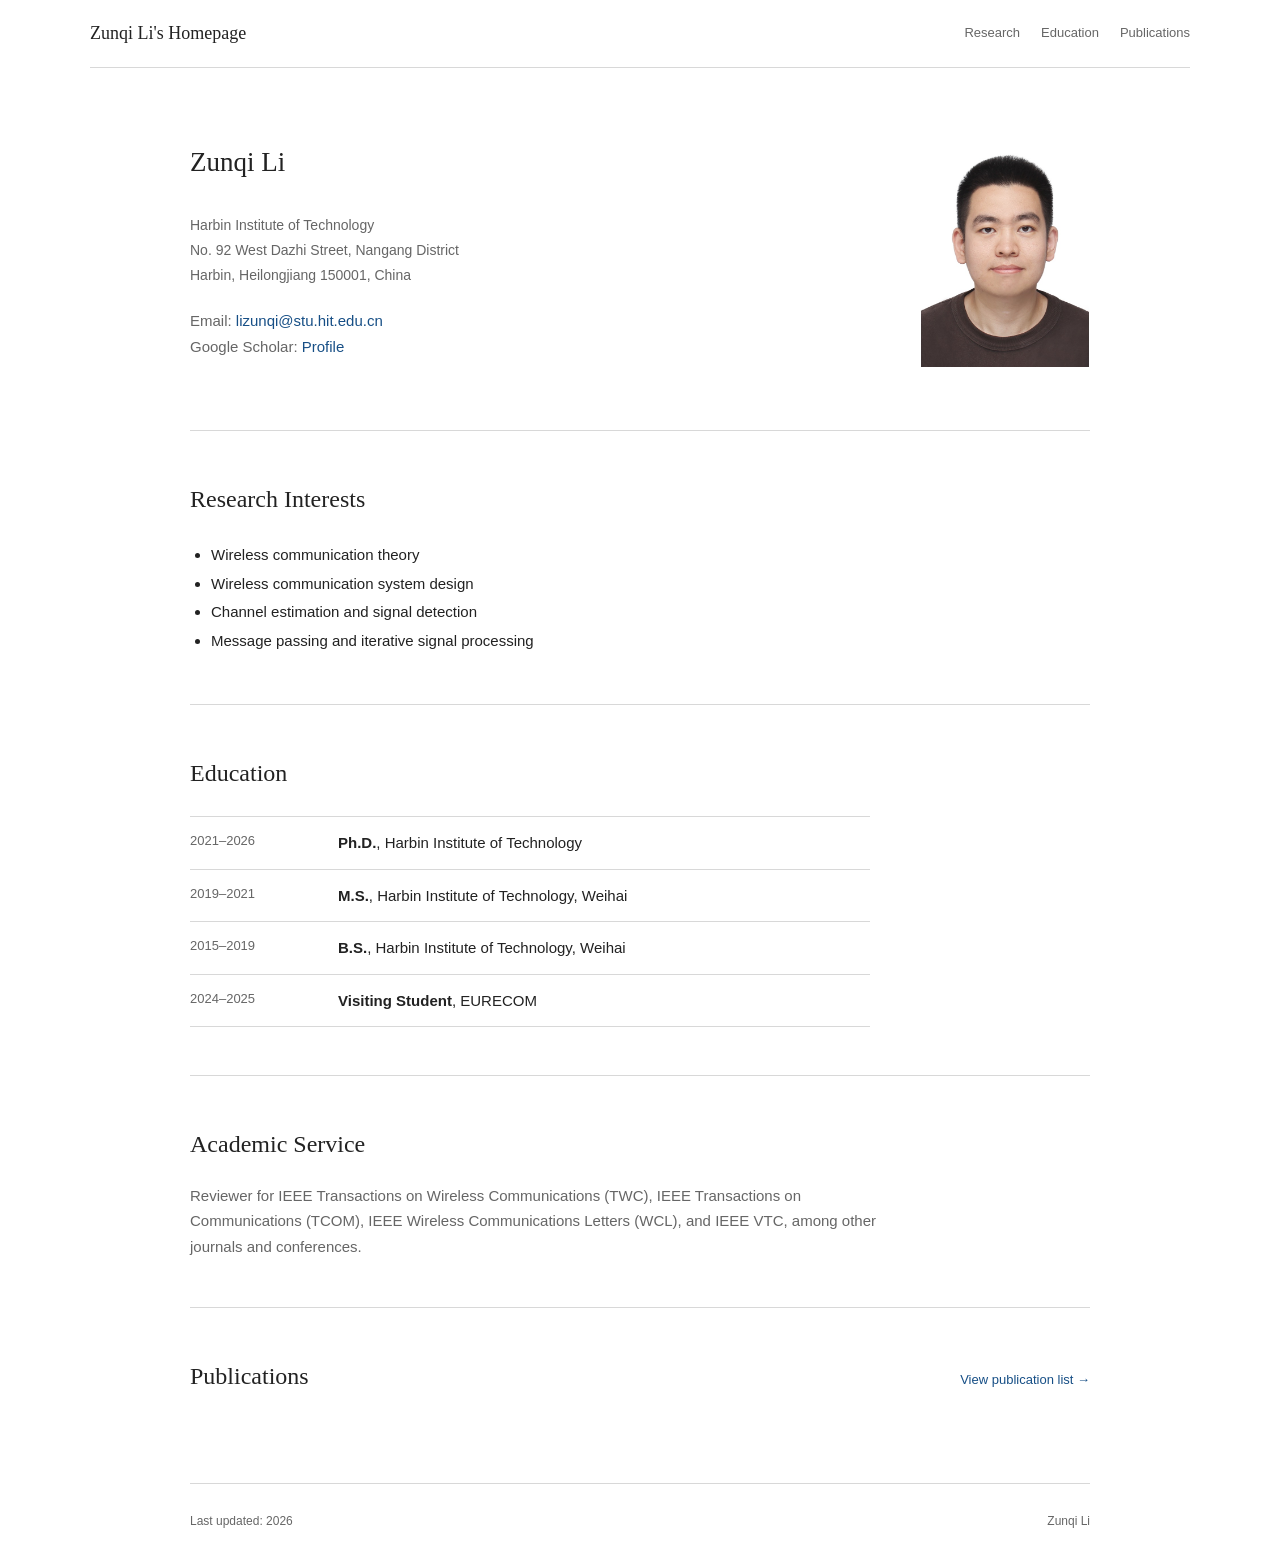
<file: index.html>
<!doctype html>
<html lang="en">
  <head>
    <meta charset="UTF-8" />
    <meta name="viewport" content="width=device-width, initial-scale=1.0" />
    <meta name="description" content="Zunqi Li's academic homepage, research and publications." />
    <title>Zunqi Li · Homepage</title>
    <link rel="stylesheet" href="home.css" />
    <script data-goatcounter="https://zunqiq.goatcounter.com/count" async src="https://gc.zgo.at/count.js"></script>
  </head>
  <body>
    <header class="site-header">
      <a class="site-title" href="index.html">Zunqi Li's Homepage</a>
      <nav aria-label="Primary navigation">
        <a href="#research">Research</a>
        <a href="#education">Education</a>
        <a href="publications.html">Publications</a>
      </nav>
    </header>

    <main class="page-wrap">
      <section class="intro-section">
        <div class="intro-copy">
          <h2 class="profile-name">Zunqi Li</h2>
          <address class="contact-address">Harbin Institute of Technology<br />No. 92 West Dazhi Street, Nangang District<br />Harbin, Heilongjiang 150001, China</address>
          <p class="contact-line">Email: <a href="mailto:lizunqi@stu.hit.edu.cn">lizunqi@stu.hit.edu.cn</a><br />Google Scholar: <a href="https://scholar.google.com/citations?user=C0bjvfYAAAAJ&amp;hl=zh-CN" target="_blank" rel="noreferrer">Profile</a></p>
        </div>
        <figure class="profile-photo"><img src="profile.jpg" alt="Portrait of Zunqi Li" /></figure>
      </section>

      <section id="research" class="content-section">
        <h2>Research Interests</h2>
        <ul class="plain-list">
          <li>Wireless communication theory</li>
          <li>Wireless communication system design</li>
          <li>Channel estimation and signal detection</li>
          <li>Message passing and iterative signal processing</li>
        </ul>
      </section>

      <section id="education" class="content-section">
        <h2>Education</h2>
        <div class="timeline-list">
          <div class="timeline-item"><time>2021–2026</time><p><strong>Ph.D.</strong>, Harbin Institute of Technology</p></div>
          <div class="timeline-item"><time>2019–2021</time><p><strong>M.S.</strong>, Harbin Institute of Technology, Weihai</p></div>
          <div class="timeline-item"><time>2015–2019</time><p><strong>B.S.</strong>, Harbin Institute of Technology, Weihai</p></div>
          <div class="timeline-item"><time>2024–2025</time><p><strong>Visiting Student</strong>, EURECOM</p></div>
        </div>
      </section>

      <section class="content-section">
        <h2>Academic Service</h2>
        <p class="section-note">Reviewer for IEEE Transactions on Wireless Communications (TWC), IEEE Transactions on Communications (TCOM), IEEE Wireless Communications Letters (WCL), and IEEE VTC, among other journals and conferences.</p>
      </section>

      <section class="content-section publication-entry">
        <div class="section-heading"><h2>Publications</h2><a href="publications.html">View publication list →</a></div>
      </section>
    </main>

    <footer class="site-footer"><span>Last updated: 2026</span><span>Zunqi Li</span></footer>
  </body>
</html>
</file>
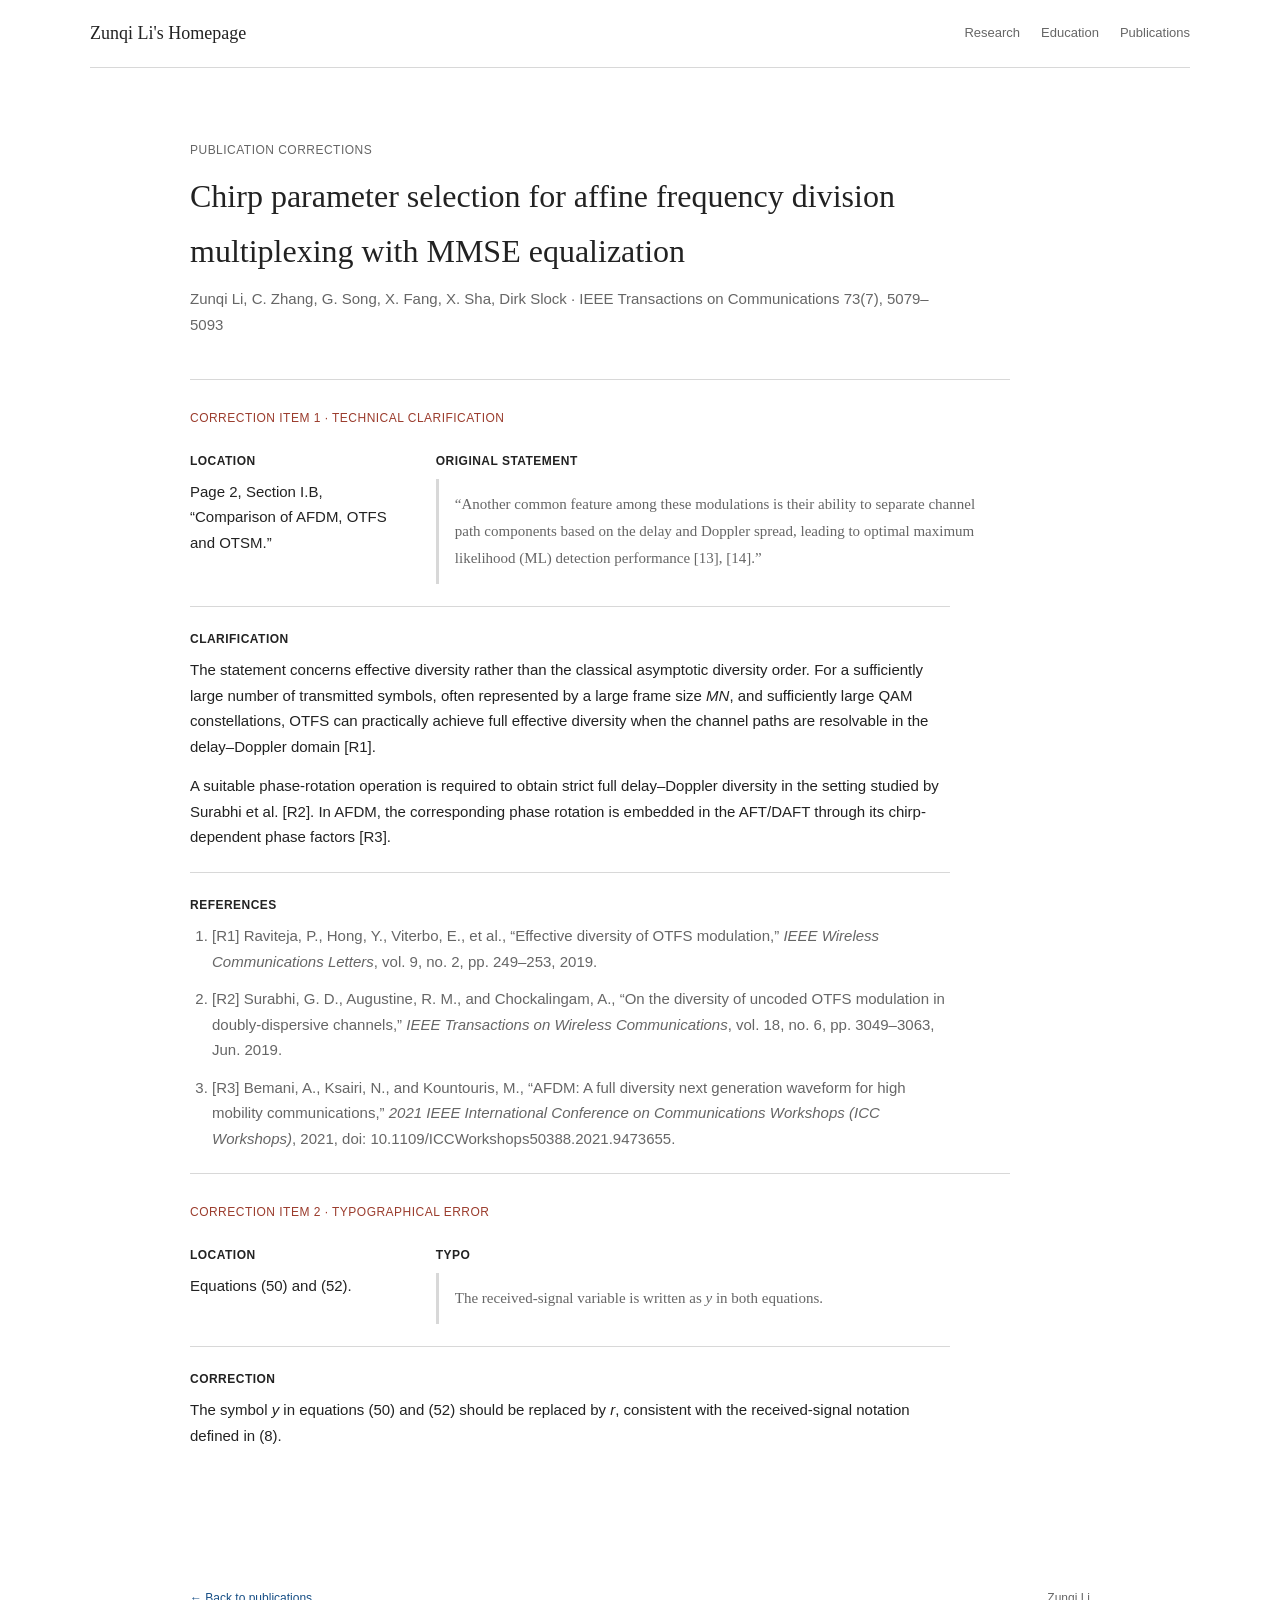
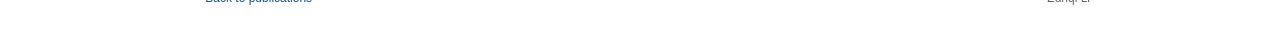
<file: publication-01.html>
<!doctype html>
<html lang="en">
  <head>
    <meta charset="UTF-8" />
    <meta name="viewport" content="width=device-width, initial-scale=1.0" />
    <title>Corrections · AFDM paper · Zunqi Li</title>
    <link rel="stylesheet" href="home.css" />
    <script data-goatcounter="https://zunqiq.goatcounter.com/count" async src="https://gc.zgo.at/count.js"></script>
  </head>
  <body>
    <header class="site-header">
      <a class="site-title" href="index.html">Zunqi Li's Homepage</a>
      <nav aria-label="Primary navigation">
        <a href="index.html#research">Research</a>
        <a href="index.html#education">Education</a>
        <a href="publications.html">Publications</a>
      </nav>
    </header>

    <main class="page-wrap">
      <article class="article-detail correction-page">
        <header class="correction-header">
          <p class="page-kicker">Publication corrections</p>
          <h1>Chirp parameter selection for affine frequency division multiplexing with MMSE equalization</h1>
          <p class="article-meta">Zunqi Li, C. Zhang, G. Song, X. Fang, X. Sha, Dirk Slock · IEEE Transactions on Communications 73(7), 5079–5093</p>
        </header>

        <ol class="correction-list">
          <li class="correction-item">
            <header class="correction-item-header">
              <p class="item-label">Correction item 1 · Technical clarification</p>
            </header>

            <div class="correction-facts">
              <div>
                <h3>Location</h3>
                <p>Page 2, Section I.B, “Comparison of AFDM, OTFS and OTSM.”</p>
              </div>
              <div>
                <h3>Original statement</h3>
                <blockquote>“Another common feature among these modulations is their ability to separate channel path components based on the delay and Doppler spread, leading to optimal maximum likelihood (ML) detection performance [13], [14].”</blockquote>
              </div>
            </div>

            <section class="correction-text">
              <h3>Clarification</h3>
              <p>The statement concerns effective diversity rather than the classical asymptotic diversity order. For a sufficiently large number of transmitted symbols, often represented by a large frame size <em>MN</em>, and sufficiently large QAM constellations, OTFS can practically achieve full effective diversity when the channel paths are resolvable in the delay–Doppler domain [R1].</p>
              <p>A suitable phase-rotation operation is required to obtain strict full delay–Doppler diversity in the setting studied by Surabhi et al. [R2]. In AFDM, the corresponding phase rotation is embedded in the AFT/DAFT through its chirp-dependent phase factors [R3].</p>
            </section>

            <section class="correction-text">
              <h3>References</h3>
              <ol class="reference-list">
                <li>[R1] Raviteja, P., Hong, Y., Viterbo, E., et al., “Effective diversity of OTFS modulation,” <em>IEEE Wireless Communications Letters</em>, vol. 9, no. 2, pp. 249–253, 2019.</li>
                <li>[R2] Surabhi, G. D., Augustine, R. M., and Chockalingam, A., “On the diversity of uncoded OTFS modulation in doubly-dispersive channels,” <em>IEEE Transactions on Wireless Communications</em>, vol. 18, no. 6, pp. 3049–3063, Jun. 2019.</li>
                <li>[R3] Bemani, A., Ksairi, N., and Kountouris, M., “AFDM: A full diversity next generation waveform for high mobility communications,” <em>2021 IEEE International Conference on Communications Workshops (ICC Workshops)</em>, 2021, doi: 10.1109/ICCWorkshops50388.2021.9473655.</li>
              </ol>
            </section>
          </li>
          <li class="correction-item">
            <header class="correction-item-header">
              <p class="item-label">Correction item 2 · Typographical error</p>
            </header>

            <div class="correction-facts">
              <div>
                <h3>Location</h3>
                <p>Equations (50) and (52).</p>
              </div>
              <div>
                <h3>Typo</h3>
                <blockquote>The received-signal variable is written as <em>y</em> in both equations.</blockquote>
              </div>
            </div>

            <section class="correction-text">
              <h3>Correction</h3>
              <p>The symbol <em>y</em> in equations (50) and (52) should be replaced by <em>r</em>, consistent with the received-signal notation defined in (8).</p>
            </section>
          </li>
        </ol>
      </article>
    </main>

    <footer class="site-footer"><a href="publications.html">← Back to publications</a><span>Zunqi Li</span></footer>
  </body>
</html>
</file>
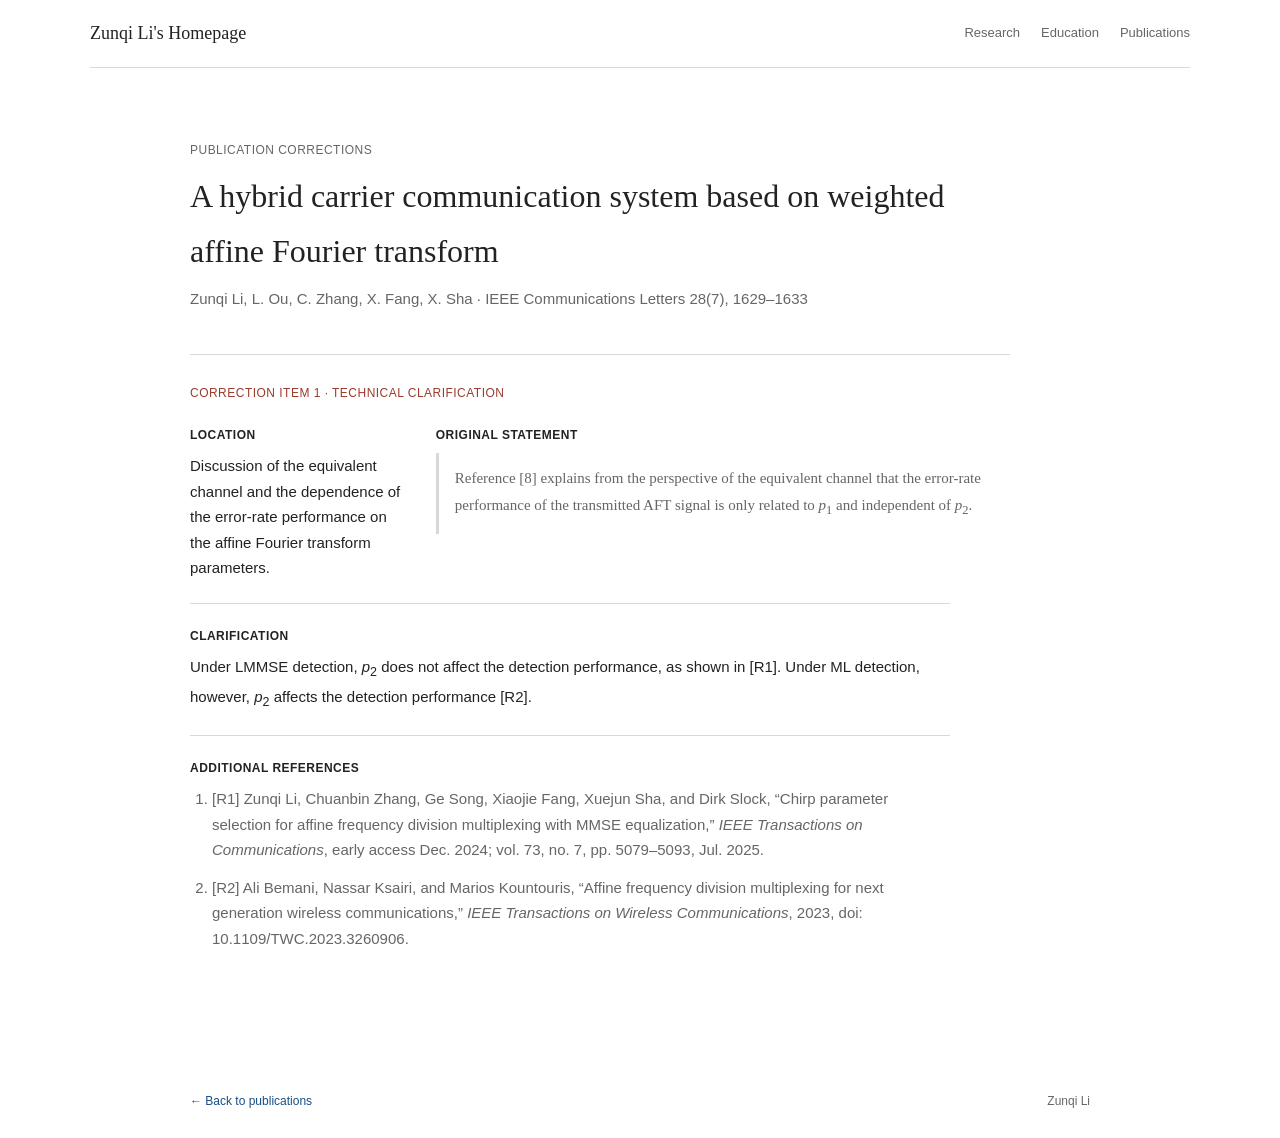
<file: publication-02.html>
<!doctype html>
<html lang="en">
  <head>
    <meta charset="UTF-8" />
    <meta name="viewport" content="width=device-width, initial-scale=1.0" />
    <title>Correction · Hybrid carrier paper · Zunqi Li</title>
    <link rel="stylesheet" href="home.css" />
    <script data-goatcounter="https://zunqiq.goatcounter.com/count" async src="https://gc.zgo.at/count.js"></script>
  </head>
  <body>
    <header class="site-header">
      <a class="site-title" href="index.html">Zunqi Li's Homepage</a>
      <nav aria-label="Primary navigation">
        <a href="index.html#research">Research</a>
        <a href="index.html#education">Education</a>
        <a href="publications.html">Publications</a>
      </nav>
    </header>

    <main class="page-wrap">
      <article class="article-detail correction-page">
        <header class="correction-header">
          <p class="page-kicker">Publication corrections</p>
          <h1>A hybrid carrier communication system based on weighted affine Fourier transform</h1>
          <p class="article-meta">Zunqi Li, L. Ou, C. Zhang, X. Fang, X. Sha · IEEE Communications Letters 28(7), 1629–1633</p>
        </header>

        <ol class="correction-list">
          <li class="correction-item">
            <header class="correction-item-header">
              <p class="item-label">Correction item 1 · Technical clarification</p>
            </header>

            <div class="correction-facts">
              <div>
                <h3>Location</h3>
                <p>Discussion of the equivalent channel and the dependence of the error-rate performance on the affine Fourier transform parameters.</p>
              </div>
              <div>
                <h3>Original statement</h3>
                <blockquote>Reference [8] explains from the perspective of the equivalent channel that the error-rate performance of the transmitted AFT signal is only related to <em>p</em><sub>1</sub> and independent of <em>p</em><sub>2</sub>.</blockquote>
              </div>
            </div>

            <section class="correction-text">
              <h3>Clarification</h3>
              <p>Under LMMSE detection, <em>p</em><sub>2</sub> does not affect the detection performance, as shown in [R1]. Under ML detection, however, <em>p</em><sub>2</sub> affects the detection performance [R2].</p>
            </section>

            <section class="correction-text">
              <h3>Additional references</h3>
              <ol class="reference-list">
                <li>[R1] Zunqi Li, Chuanbin Zhang, Ge Song, Xiaojie Fang, Xuejun Sha, and Dirk Slock, “Chirp parameter selection for affine frequency division multiplexing with MMSE equalization,” <em>IEEE Transactions on Communications</em>, early access Dec. 2024; vol. 73, no. 7, pp. 5079–5093, Jul. 2025.</li>
                <li>[R2] Ali Bemani, Nassar Ksairi, and Marios Kountouris, “Affine frequency division multiplexing for next generation wireless communications,” <em>IEEE Transactions on Wireless Communications</em>, 2023, doi: 10.1109/TWC.2023.3260906.</li>
              </ol>
            </section>
          </li>
        </ol>
      </article>
    </main>

    <footer class="site-footer"><a href="publications.html">← Back to publications</a><span>Zunqi Li</span></footer>
  </body>
</html>
</file>
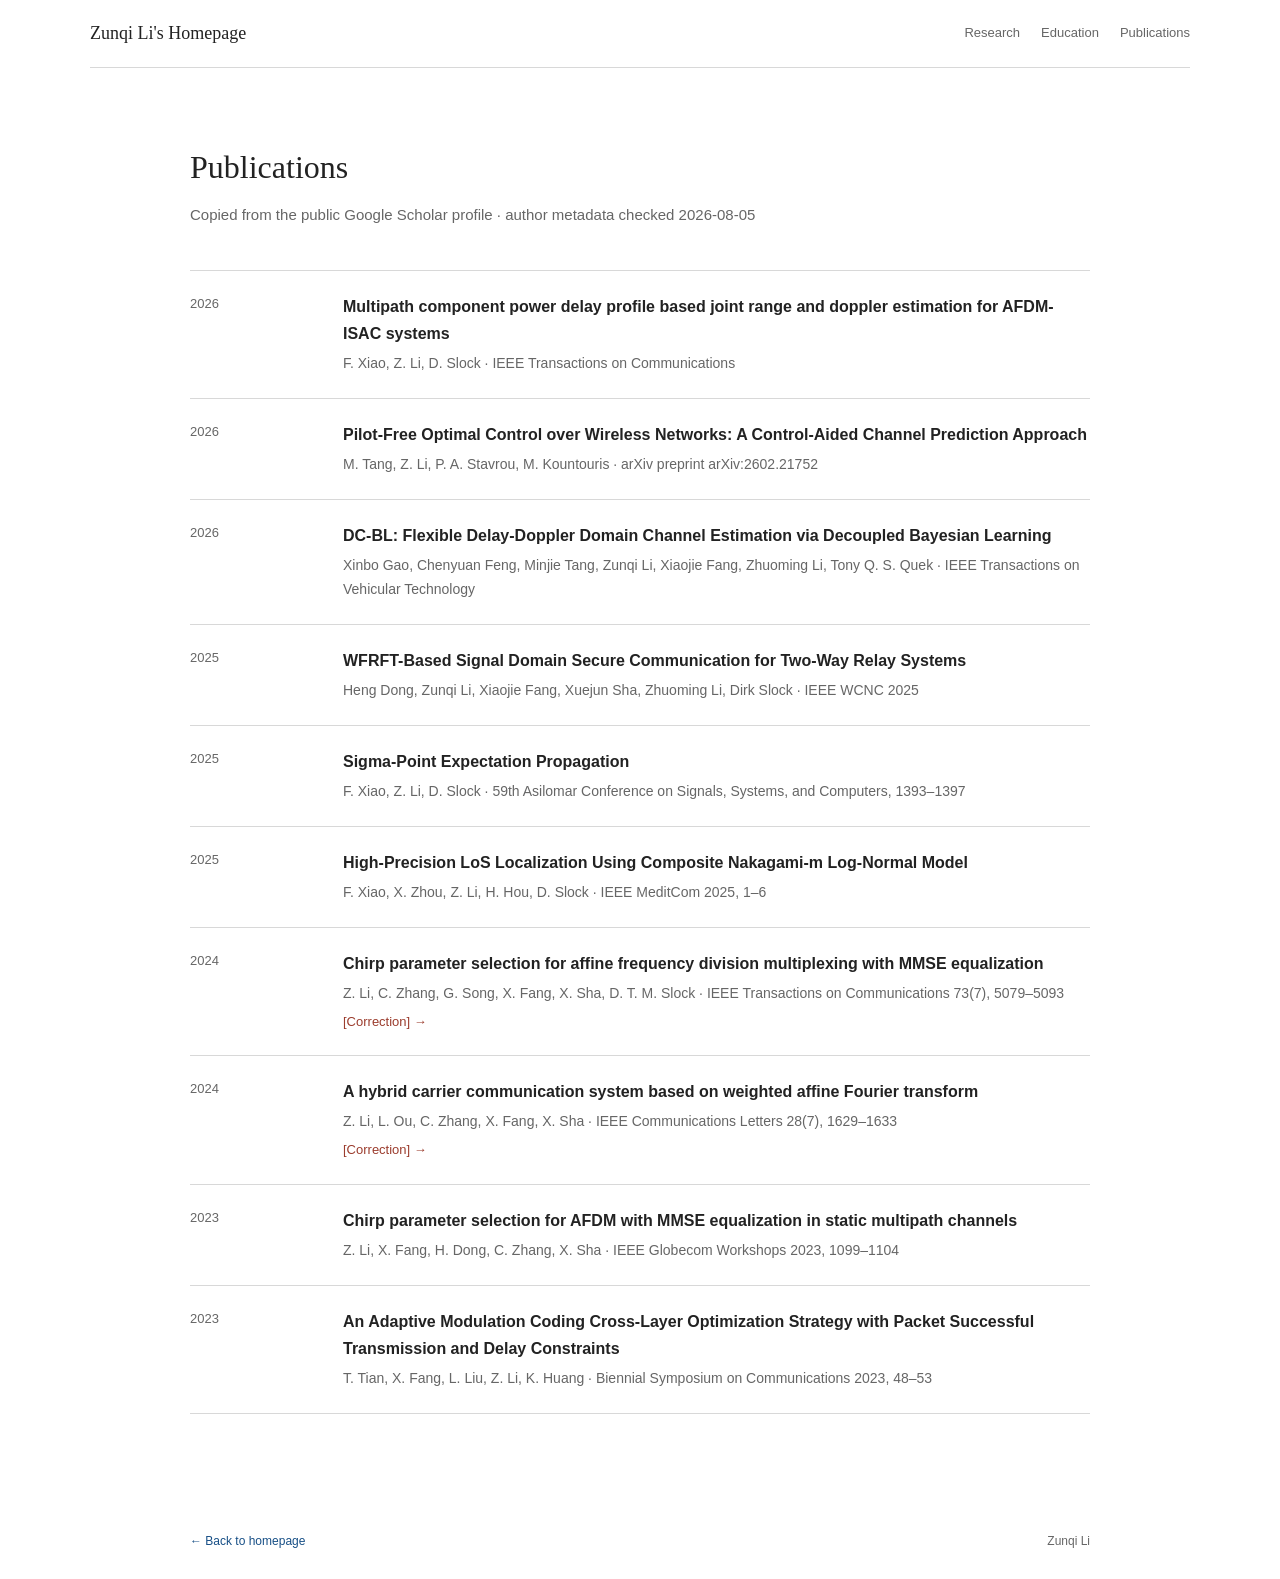
<file: publications.html>
<!doctype html>
<html lang="en">
  <head>
    <meta charset="UTF-8" />
    <meta name="viewport" content="width=device-width, initial-scale=1.0" />
    <title>Publications · Zunqi Li</title>
    <link rel="stylesheet" href="home.css" />
    <script data-goatcounter="https://zunqiq.goatcounter.com/count" async src="https://gc.zgo.at/count.js"></script>
  </head>
  <body>
    <header class="site-header"><a class="site-title" href="index.html">Zunqi Li's Homepage</a><nav aria-label="Primary navigation"><a href="index.html#research">Research</a><a href="index.html#education">Education</a><a href="publications.html">Publications</a></nav></header>
    <main class="page-wrap">
      <section class="article-detail"><h1>Publications</h1><p class="article-meta">Copied from the public Google Scholar profile · author metadata checked 2026-08-05</p><div class="publication-list">
        <article class="publication-item"><time>2026</time><div><h2>Multipath component power delay profile based joint range and doppler estimation for AFDM-ISAC systems</h2><p>F. Xiao, Z. Li, D. Slock · IEEE Transactions on Communications</p></div></article>
        <article class="publication-item"><time>2026</time><div><h2>Pilot-Free Optimal Control over Wireless Networks: A Control-Aided Channel Prediction Approach</h2><p>M. Tang, Z. Li, P. A. Stavrou, M. Kountouris · arXiv preprint arXiv:2602.21752</p></div></article>
        <article class="publication-item"><time>2026</time><div><h2>DC-BL: Flexible Delay-Doppler Domain Channel Estimation via Decoupled Bayesian Learning</h2><p>Xinbo Gao, Chenyuan Feng, Minjie Tang, Zunqi Li, Xiaojie Fang, Zhuoming Li, Tony Q. S. Quek · IEEE Transactions on Vehicular Technology</p></div></article>
        <article class="publication-item"><time>2025</time><div><h2>WFRFT-Based Signal Domain Secure Communication for Two-Way Relay Systems</h2><p>Heng Dong, Zunqi Li, Xiaojie Fang, Xuejun Sha, Zhuoming Li, Dirk Slock · IEEE WCNC 2025</p></div></article>
        <article class="publication-item"><time>2025</time><div><h2>Sigma-Point Expectation Propagation</h2><p>F. Xiao, Z. Li, D. Slock · 59th Asilomar Conference on Signals, Systems, and Computers, 1393–1397</p></div></article>
        <article class="publication-item"><time>2025</time><div><h2>High-Precision LoS Localization Using Composite Nakagami-m Log-Normal Model</h2><p>F. Xiao, X. Zhou, Z. Li, H. Hou, D. Slock · IEEE MeditCom 2025, 1–6</p></div></article>
        <article class="publication-item"><time>2024</time><div><h2>Chirp parameter selection for affine frequency division multiplexing with MMSE equalization</h2><p>Z. Li, C. Zhang, G. Song, X. Fang, X. Sha, D. T. M. Slock · IEEE Transactions on Communications 73(7), 5079–5093</p><a class="correction-link" href="publication-01.html">[Correction] →</a></div></article>
        <article class="publication-item"><time>2024</time><div><h2>A hybrid carrier communication system based on weighted affine Fourier transform</h2><p>Z. Li, L. Ou, C. Zhang, X. Fang, X. Sha · IEEE Communications Letters 28(7), 1629–1633</p><a class="correction-link" href="publication-02.html">[Correction] →</a></div></article>
        <article class="publication-item"><time>2023</time><div><h2>Chirp parameter selection for AFDM with MMSE equalization in static multipath channels</h2><p>Z. Li, X. Fang, H. Dong, C. Zhang, X. Sha · IEEE Globecom Workshops 2023, 1099–1104</p></div></article>
        <article class="publication-item"><time>2023</time><div><h2>An Adaptive Modulation Coding Cross-Layer Optimization Strategy with Packet Successful Transmission and Delay Constraints</h2><p>T. Tian, X. Fang, L. Liu, Z. Li, K. Huang · Biennial Symposium on Communications 2023, 48–53</p></div></article>
      </div></section>
    </main>
    <footer class="site-footer"><a href="index.html">← Back to homepage</a><span>Zunqi Li</span></footer>
  </body>
</html>
</file>
<file: home.css>
:root { --ink:#222; --muted:#666; --line:#d8d8d8; --paper:#fff; --link:#174f86; --serif:Georgia,"Times New Roman",serif; --sans:-apple-system,BlinkMacSystemFont,"Segoe UI",Arial,sans-serif; }
* { box-sizing:border-box; }
html { scroll-behavior:smooth; }
body { margin:0; color:var(--ink); background:var(--paper); font-family:var(--sans); font-size:15px; line-height:1.7; }
a { color:var(--link); text-decoration:none; } a:hover { text-decoration:underline; }
.site-header { width:min(1100px,calc(100% - 56px)); min-height:68px; margin:0 auto; display:flex; align-items:center; justify-content:space-between; gap:28px; border-bottom:1px solid var(--line); }
.site-title { color:var(--ink); font-family:var(--serif); font-size:18px; }.site-title:hover { text-decoration:none; }
nav { display:flex; flex-wrap:wrap; gap:21px; font-size:13px; }nav a { color:var(--muted); }nav a:hover { color:var(--link); }
.page-wrap { width:min(900px,calc(100% - 56px)); margin:0 auto; }.intro-section { display:grid; grid-template-columns:minmax(0,1fr) 170px; gap:45px; padding:72px 0 56px; border-bottom:1px solid var(--line); }.intro-section h1,.content-section h2 { margin:0; font-family:var(--serif); font-weight:400; }.intro-copy { max-width:630px; }.profile-name { margin:0; font-family:var(--serif); font-size:27px; font-weight:400; }.contact-address { margin:27px 0 0; color:var(--muted); font-size:14px; font-style:normal; line-height:1.8; }.contact-line { margin-top:20px !important; color:var(--muted); }.profile-photo { width:170px; margin:0; }.profile-photo img { display:block; width:100%; aspect-ratio:3 / 4; object-fit:cover; object-position:center top; }
.content-section { padding:48px 0; border-bottom:1px solid var(--line); }.content-section h2 { margin-bottom:22px; font-size:24px; }.plain-list { max-width:650px; margin:0; padding-left:21px; }.plain-list li { margin:3px 0; }.section-heading { display:flex; align-items:baseline; justify-content:space-between; gap:20px; }.section-heading a { font-size:13px; }.section-note { max-width:720px; margin:-4px 0 0; color:var(--muted); }.correction-label { color:#9b3c2d; font-family:monospace; font-size:13px; }.timeline-list { max-width:680px; border-top:1px solid var(--line); }.timeline-item { display:grid; grid-template-columns:120px 1fr; gap:28px; padding:13px 0; border-bottom:1px solid var(--line); }.timeline-item time { color:var(--muted); font-size:13px; }.timeline-item p { margin:0; }.publication-entry { padding-bottom:64px; }.site-footer { width:min(900px,calc(100% - 56px)); min-height:75px; margin:0 auto; display:flex; justify-content:space-between; align-items:center; color:var(--muted); font-size:12px; }
.publication-list { border-top:1px solid var(--line); }.publication-item { display:grid; grid-template-columns:125px 1fr; gap:28px; padding:22px 0; border-bottom:1px solid var(--line); }.publication-item time { color:var(--muted); font-size:13px; }.publication-item h2 { margin:0 0 5px; font-family:var(--sans); font-size:16px; font-weight:600; }.publication-item p { margin:0; color:var(--muted); font-size:14px; }.correction-link { display:inline-block; margin-top:8px; color:#9b3c2d; font:13px var(--sans); }.article-detail { padding:72px 0 90px; }.article-detail h1 { margin:0 0 8px; font-family:var(--serif); font-size:32px; font-weight:400; }.article-detail .article-meta { margin:0 0 42px; color:var(--muted); }.detail-block { max-width:720px; padding:22px 0; border-top:1px solid var(--line); }.detail-block h2 { margin:0 0 10px; font-family:var(--serif); font-size:22px; font-weight:400; }.detail-block p { margin:0 0 14px; }.detail-block p:last-child { margin-bottom:0; }.detail-block blockquote { margin:0; padding:14px 18px; border-left:3px solid var(--line); color:var(--muted); font-family:var(--serif); line-height:1.8; }.detail-block .placeholder { color:var(--muted); }
.correction-page { max-width:820px; }.correction-header { max-width:760px; }.page-kicker,.item-label { margin:0 0 9px; color:var(--muted); font-size:12px; letter-spacing:.04em; text-transform:uppercase; }.correction-list { margin:0; padding:0; list-style:none; counter-reset:correction-item; }.correction-item { counter-increment:correction-item; padding:28px 0 0; border-top:1px solid var(--line); }.correction-item-header { margin-bottom:22px; }.correction-item-header .item-label { color:#9b3c2d; }.correction-item-header h2 { margin:0; font-family:var(--serif); font-size:24px; font-weight:400; }.correction-facts { display:grid; grid-template-columns:minmax(150px,.55fr) minmax(0,1.45fr); gap:28px; padding-bottom:22px; }.correction-facts h3,.correction-text h3 { margin:0 0 8px; font-family:var(--sans); font-size:12px; font-weight:600; letter-spacing:.04em; text-transform:uppercase; }.correction-facts p { margin:0; }.correction-text { max-width:760px; padding:22px 0; border-top:1px solid var(--line); }.correction-text p { margin:0 0 14px; }.correction-text p:last-child { margin-bottom:0; }.correction-facts blockquote { margin:0; padding:12px 16px; border-left:3px solid var(--line); color:var(--muted); font-family:var(--serif); line-height:1.8; }.reference-list { margin:0; padding-left:22px; color:var(--muted); }.reference-list li + li { margin-top:12px; }
.publication-list { border-top:1px solid var(--line); }.publication-item { display:grid; grid-template-columns:125px 1fr; gap:28px; padding:22px 0; border-bottom:1px solid var(--line); }.publication-item time { color:var(--muted); font-size:13px; }.publication-item h2 { margin:0 0 5px; font-family:var(--sans); font-size:16px; font-weight:600; }.publication-item p { margin:0; color:var(--muted); font-size:14px; }.correction-link { display:inline-block; margin-top:8px; color:#9b3c2d; font:13px var(--sans); }.article-detail { padding:72px 0 90px; }.article-detail h1 { margin:0 0 8px; font-family:var(--serif); font-size:32px; font-weight:400; }.article-detail .article-meta { margin:0 0 42px; color:var(--muted); }.detail-block { max-width:720px; padding:22px 0; border-top:1px solid var(--line); }.detail-block h2 { margin:0 0 10px; font-family:var(--serif); font-size:22px; font-weight:400; }.detail-block p { margin:0 0 14px; }.detail-block p:last-child { margin-bottom:0; }.detail-block blockquote { margin:0; padding:14px 18px; border-left:3px solid var(--line); color:var(--muted); font-family:var(--serif); line-height:1.8; }.detail-block .placeholder { color:var(--muted); }.reference-list { margin:0; padding-left:22px; color:var(--muted); }.reference-list li + li { margin-top:12px; }
@media (max-width:600px) { .site-header,.page-wrap,.site-footer { width:calc(100% - 36px); }.site-header { align-items:flex-start; flex-direction:column; padding:19px 0 14px; }.site-title { font-size:17px; }nav { gap:8px 16px; font-size:12px; }.intro-section { display:block; padding:52px 0 42px; }.intro-section h1 { margin-bottom:22px; }.profile-photo { width:150px; margin-top:30px; }.content-section { padding:40px 0; }.section-heading { align-items:flex-start; flex-direction:column; gap:5px; }.timeline-item,.publication-item { grid-template-columns:1fr; gap:3px; }.correction-facts { display:block; }.correction-facts > div + div { margin-top:22px; }.correction-item-header h2 { font-size:22px; }.site-footer { align-items:flex-start; flex-direction:column; justify-content:center; gap:4px; padding:18px 0; } }
</file>
